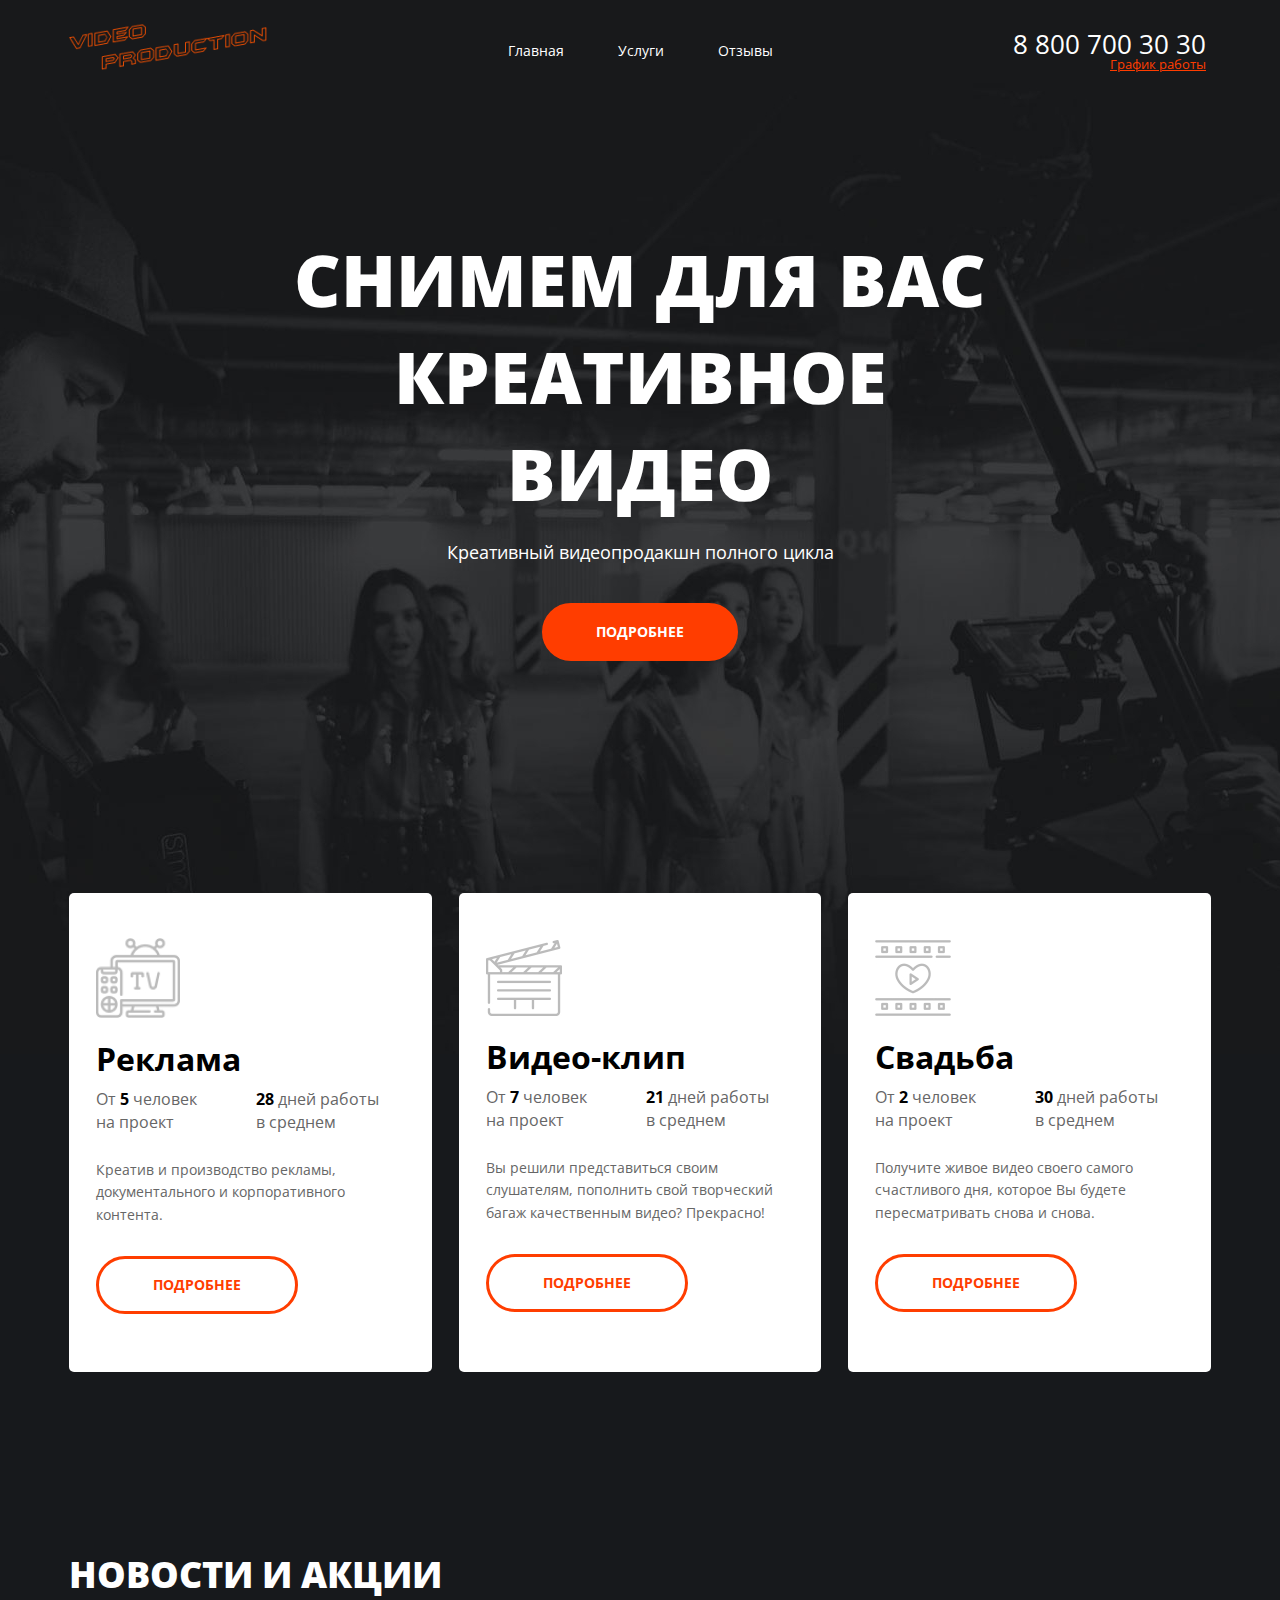
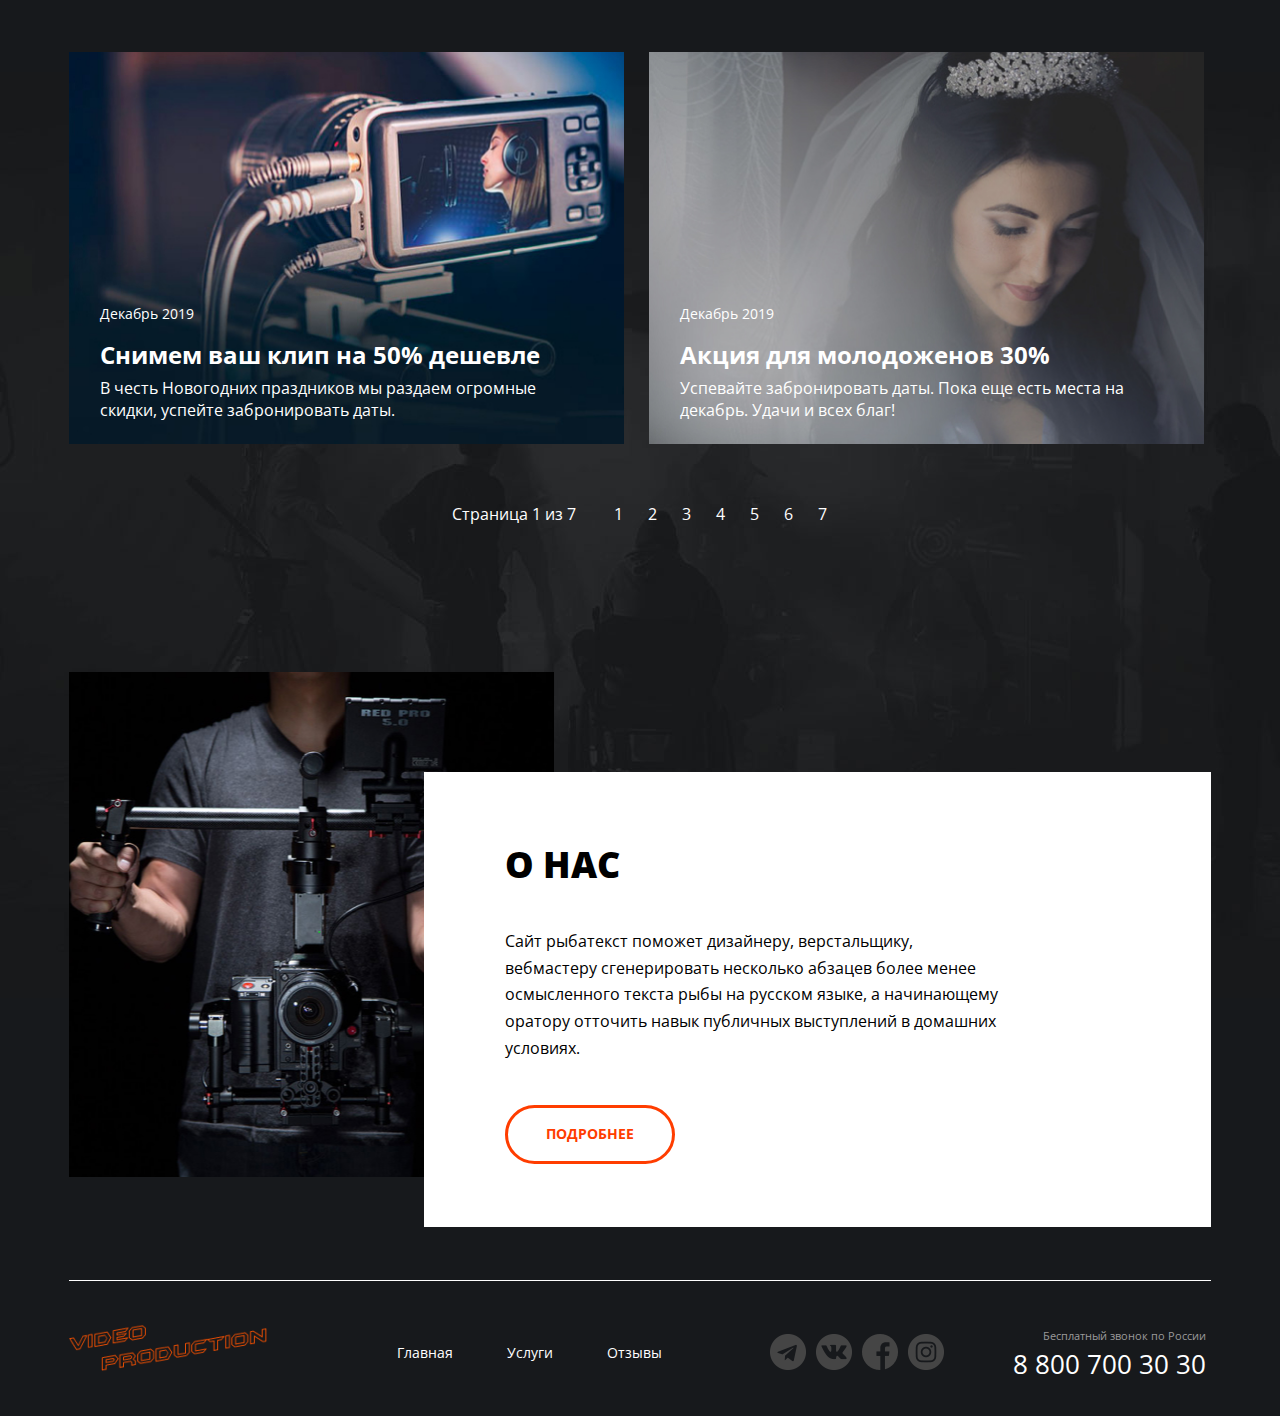
<file: index.html>
<!DOCTYPE html>
<html lang="ru">

<head>
    <meta charset="UTF-8">
    <meta http-equiv="X-UA-Compatible" content="IE=edge">
    <meta name="viewport" content="width=device-width, initial-scale=1.0">
    <link rel="stylesheet" href="main.css">

    <link rel="preconnect" href="https://fonts.googleapis.com">
    <link rel="preconnect" href="https://fonts.gstatic.com" crossorigin>
    <link href="https://fonts.googleapis.com/css2?family=Open+Sans:wght@400;600;700;800&display=swap" rel="stylesheet">

    <title>Video Production</title>
</head>

<body>
    <div class="wrapper">
        <div class="background">
            <div class="container">
                <header class="header">
                    <div class="header__col">
                        <div class="logo">
                            <a href="#" class="logo__link">
                                <img src="img/logo/logo.png" alt="Logo" class="logo__img">
                            </a>
                        </div><!--LOGO-->
                        <nav class="menu">
                            <ul class="menu__list">
                                <li class="menu__item">
                                    <a href="#" class="menu__link">Главная</a>
                                </li>
                                <li class="menu__item">
                                    <a href="services.html" class="menu__link">Услуги</a>
                                </li>
                                <li class="menu__item">
                                    <a href="reviews.html" class="menu__link">Отзывы</a>
                                </li>
                            </ul>
                        </nav><!--MENU-->
                    </div>
                    <div class="header__col">
                        <address class="contacts">
                            <a href="tel:+78007003030" class="contacts__num">8 800 700 30 30</a>
                            <div class="dropdown">
                                <a href="#" class="contacts__graph">График работы</a>
                                <div class="dropdown__menu">
                                    <ul class="dropdown__list">
                                        <li class="dropdown__item">пн-вс: 09:00 - 20:00</li>
                                        <li class="dropdown__item">Обед: 14:00-14:30</li>
                                    </ul>
                                </div>
                            </div>
                        </address>
                    </div>
                </header><!-- HEADER-->


                <main class="main">
                    <section class="preview">
                        <div class="preview__content">
                            <h1 class="preview__title">Снимем для вас креативное видео</h1>
                            <p class="preview__text">Креативный видеопродакшн полного цикла</p>
                            <div class="preview__button">
                                <button class="button">Подробнее</button>
                            </div>
                        </div>
                    </section><!--PREVIEW-->
                    <section class="services">
                        <ul class="services__list">
                            <li class="services__item">
                                <div>
                                    <div class="services__icon">
                                        <img src="img/services/tv.jpg" alt="Реклама" class="services__img">
                                    </div>
                                    <div class="services__subtitle">Реклама</div>
                                </div>
                                <div class="services__info">
                                    <div class="services__info-item">От <span class="services__info-text">5</span>
                                        человек
                                        на проект</div>
                                    <div class="services__info-item"><span class="services__info-text">28</span> дней
                                        работы
                                        в среднем</div>
                                </div>
                                <div class="services__text">Креатив и производство рекламы, документального и
                                    корпоративного
                                    контента.</div>
                                <div class="services__button">
                                    <button class="button">Подробнее</button>
                                </div>
                            </li>
                            <li class="services__item">
                                <div>
                                    <div class="services__icon">
                                        <img src="img/services/clapper.jpg" alt="Видео-клип" class="services__img">
                                    </div>
                                    <div class="services__subtitle">Видео-клип</div>
                                </div>
                                <div class="services__info">
                                    <div class="services__info-item">От <span class="services__info-text">7</span>
                                        человек
                                        на проект</div>
                                    <div class="services__info-item"><span class="services__info-text">21</span> дней
                                        работы
                                        в среднем</div>
                                </div>
                                <div class="services__text">Вы решили представиться своим слушателям, пополнить свой
                                    творческий багаж качественным видео? Прекрасно! </div>
                                <div class="services__button">
                                    <button class="button">Подробнее</button>
                                </div>
                            </li>
                            <li class="services__item">
                                <div>
                                    <div class="services__icon">
                                        <img src="img/services/film.jpg" alt="Свадьба" class="services__img">
                                    </div>
                                    <div class="services__subtitle">Свадьба</div>
                                </div>
                                <div class="services__info">
                                    <div class="services__info-item">От <span class="services__info-text">2</span>
                                        человек
                                        на проект</div>
                                    <div class="services__info-item"><span class="services__info-text">30</span> дней
                                        работы
                                        в среднем</div>
                                </div>
                                <div class="services__text">Получите живое видео своего самого счастливого дня, которое
                                    Вы
                                    будете пересматривать снова и снова.</div>
                                <div class="services__button">
                                    <button class="button">Подробнее</button>
                                </div>
                            </li>
                        </ul>
                    </section><!--SERVICES-->

                    <section class="news-section">
                        <h2 class="news__title">Новости и акции</h2>
                        <section class="news">
                            <ul class="news__list">
                                <li class="news__item single-news">
                                    <img class="single-news__cover" src="./img/news-actions/camera.jpg" alt="camera">
                                    <div class="single-news__content">
                                        <div class="single-news__date">Декабрь 2019</div>
                                        <div class="single-news__title">Снимем ваш клип на 50% дешевле</div>
                                        <div class="single-news__desc">В честь Новогодних праздников мы раздаем огромные
                                            скидки, успейте забронировать даты. </div>
                                    </div>
                                </li>
                                <li class="news__item single-news">
                                    <img class="single-news__cover" src="./img/news-actions/wedding.jpg" alt="camera">
                                    <div class="single-news__content">
                                        <div class="single-news__date">Декабрь 2019</div>
                                        <div class="single-news__title">Акция для молодоженов 30%</div>
                                        <div class="single-news__desc">Успевайте забронировать даты. 
                                            Пока еще есть места на декабрь. Удачи и всех благ!</div>
                                    </div>
                                </li>
                            </ul>
                        </section>
                        <div class="paginator">
                            <div class="paginator__text">Страница 1 из 7</div>
                            <ul class="paginator__list">
                                <li class="paginator__item">
                                    <a href="#" class="paginator__link">1</a>
                                </li>
                                <li class="paginator__item">
                                    <a href="#" class="paginator__link">2</a>
                                </li>
                                <li class="paginator__item">
                                    <a href="#" class="paginator__link">3</a>
                                </li>
                                <li class="paginator__item">
                                    <a href="#" class="paginator__link">4</a>
                                </li>
                                <li class="paginator__item">
                                    <a href="#" class="paginator__link">5</a>
                                </li>
                                <li class="paginator__item">
                                    <a href="#" class="paginator__link">6</a>
                                </li>
                                <li class="paginator__item">
                                    <a href="#" class="paginator__link">7</a>
                                </li>
                            </ul>
                        </div><!--PAGINATOR-->
                    </section><!--NEWS-->

                    <section>
                        <div class="about">
                            <div class="about__content">
                                <h2 class="about__title">О нас</h2>
                                <div class="about__content-text">
                                    <p>Сайт рыбатекст поможет дизайнеру,
                                        верстальщику, вебмастеру сгенерировать
                                        несколько абзацев более менее осмысленного
                                        текста рыбы на русском языке, а начинающему
                                        оратору отточить навык публичных выступлений
                                        в домашних условиях.
                                    </p>
                                </div>
                                <div class="about__button">
                                    <button class="button">Подробнее</button>
                                </div>
                            </div>
                        </div>
                    </section><!--ABOUT-->
                </main>

                <footer class="footer">
                    <div class="footer__col">
                        <div class="logo">
                            <a href="#" class="logo__link">
                                <img src="img/logo/logo.png" alt="Logo" class="logo__img">
                            </a>
                        </div><!--LOGO-->

                        <nav class="menu menu--footer">
                            <ul class="menu__list">
                                <li class="menu__item">
                                    <a href="index.html" class="menu__link">Главная</a>
                                </li>
                                <li class="menu__item">
                                    <a href="services.html" class="menu__link">Услуги</a>
                                </li>
                                <li class="menu__item">
                                    <a href="reviews.html" class="menu__link">Отзывы</a>
                                </li>
                            </ul>
                        </nav><!--MENU-->
                    </div>

                    <div class="footer__col footer__col--right">
                        <div class="social">
                            <ul class="social__list">
                                <li class="social__item">
                                    <a href="#" class="social__link">
                                        <div class="social__icon icon-tel"></div>
                                    </a>
                                </li>
                                <li class="social__item">
                                    <a href="#" class="social__link">
                                        <div class="social__icon icon-vk"></div>
                                    </a>
                                </li>
                                <li class="social__item">
                                    <a href="#" class="social__link">
                                        <div class="social__icon icon-fbook"></div>
                                    </a>
                                </li>
                                <li class="social__item">
                                    <a href="#" class="social__link">
                                        <div class="social__icon icon-inst"></div>
                                    </a>
                                </li>
                            </ul>
                        </div>
                    </div>
                    <address class="contacts">
                        <div class="contacts__text">Бесплатный звонок по России</div>
                        <a href="tel:+78007003030" class="contacts__num">8 800 700 30 30</a>
                    </address>
                </footer>
            </div>
        </div>
</body>

</html>
</file>
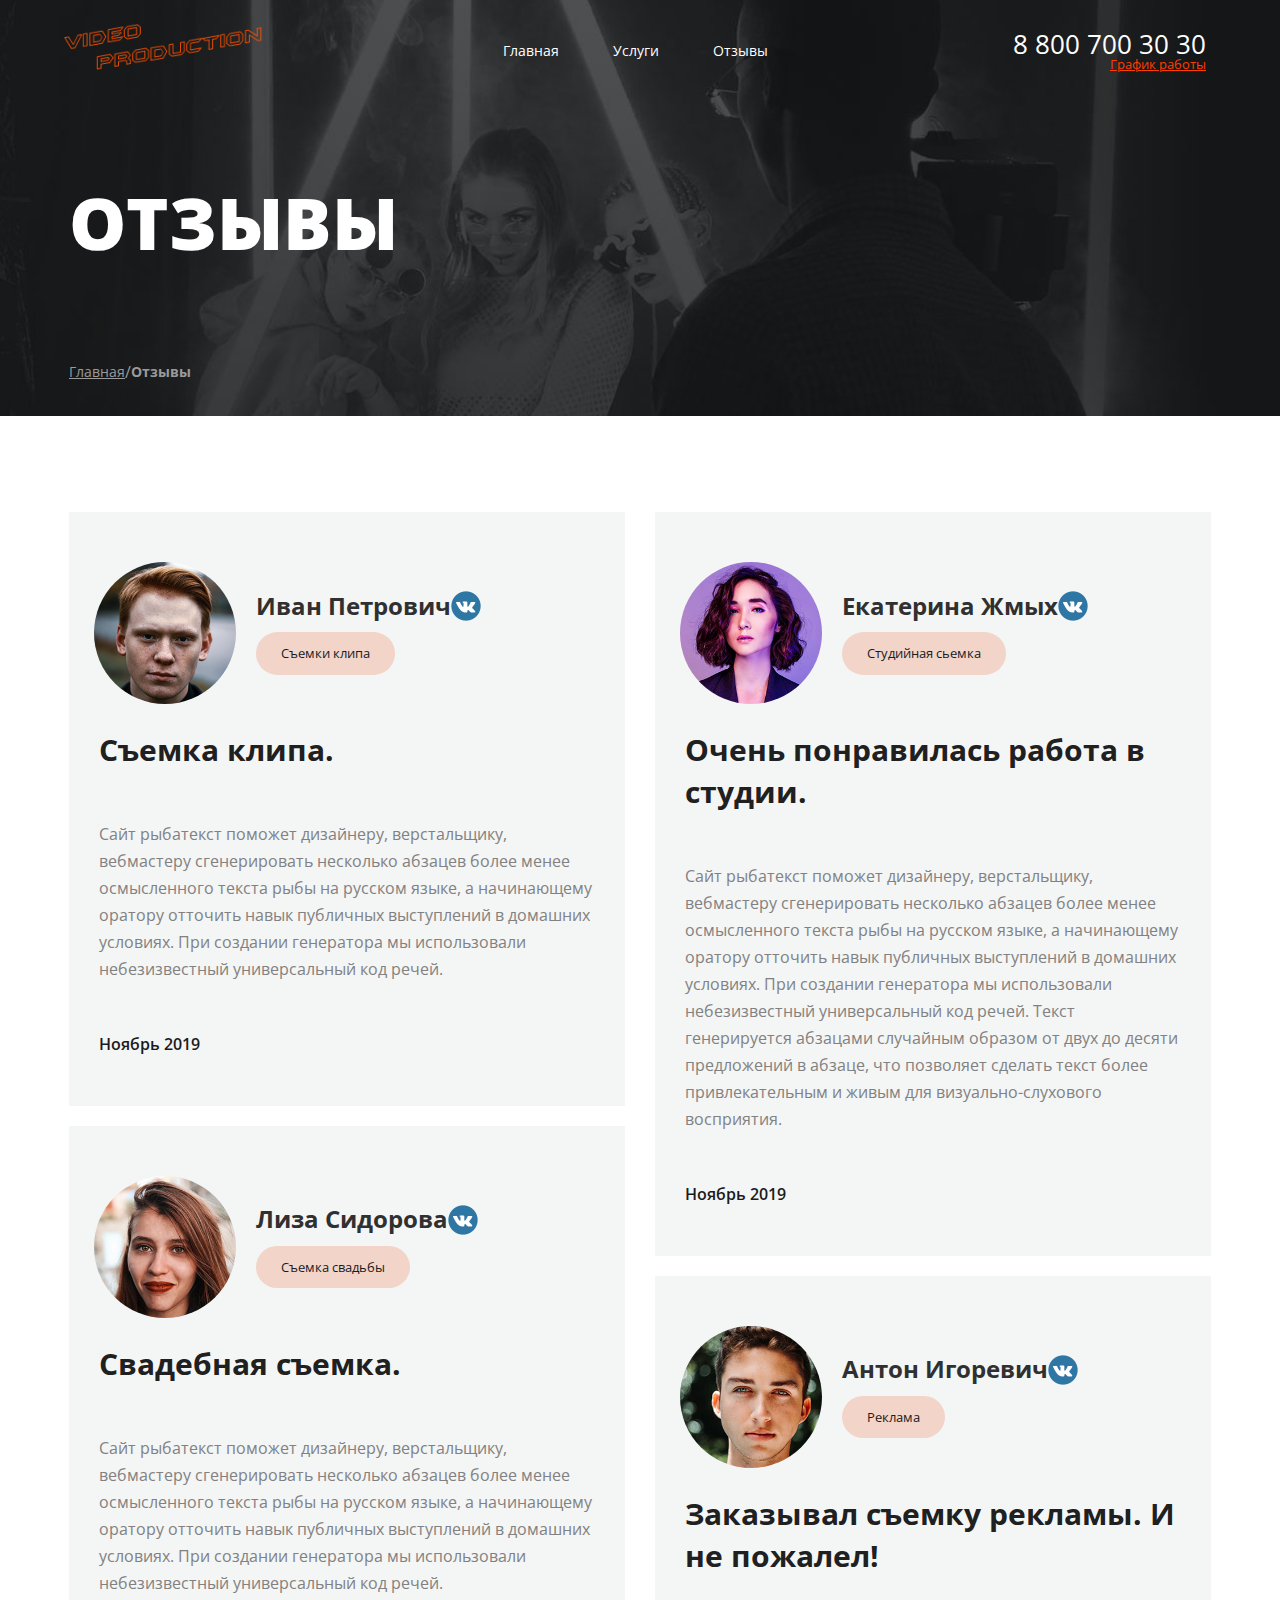
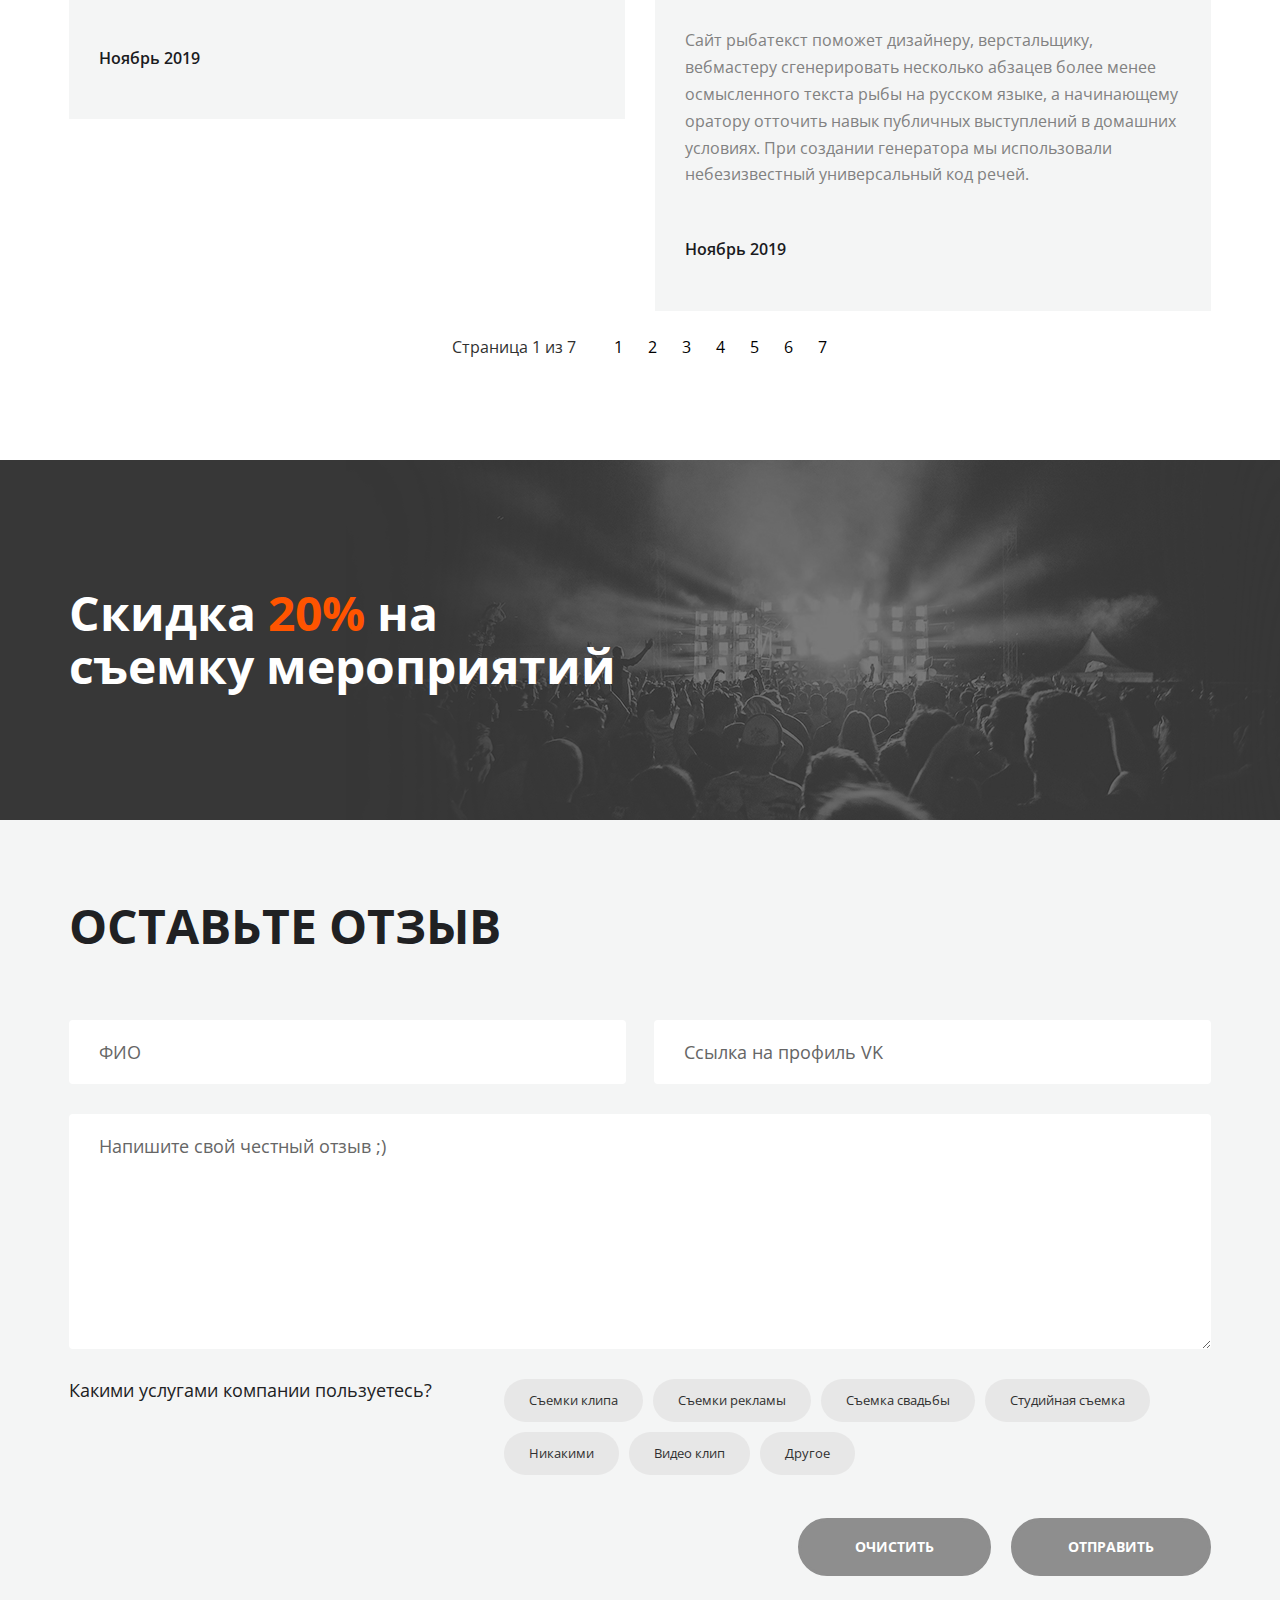
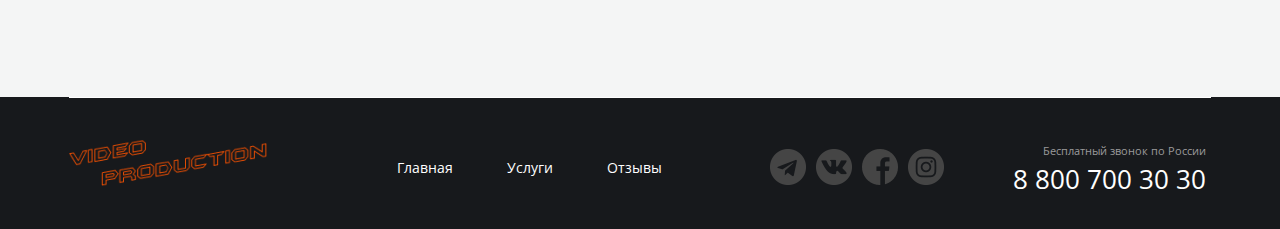
<file: reviews.html>
<!DOCTYPE html>
<html lang="ru">

<head>
    <meta charset="UTF-8">
    <meta http-equiv="X-UA-Compatible" content="IE=edge">
    <meta name="viewport" content="width=device-width, initial-scale=1.0">

    <link rel="stylesheet" href="main.css">
    <link rel="stylesheet" href="./layout/review.css">


    <link rel="stylesheet" href="./blocks/services-page.css" <link rel="preconnect" href="https://fonts.googleapis.com">
    <link rel="preconnect" href="https://fonts.gstatic.com" crossorigin>
    <link href="https://fonts.googleapis.com/css2?family=Open+Sans:wght@400;600;700;800&display=swap" rel="stylesheet">

    <title>Отзывы</title>
</head>

<body>
    <div class="wrapper">
        <section class="top-line">
            <div class="container top-line__container">
                <header class="header">
                    <div class="header__col">
                        <div class="logo">
                            <a href="#" class="logo__link">
                                <img src="img/logo/logo.png" alt="Logo" class="logo__img">
                            </a>
                        </div><!--LOGO-->
                        <nav class="menu">
                            <ul class="menu__list">
                                <li class="menu__item">
                                    <a href="index.html" class="menu__link">Главная</a>
                                </li>
                                <li class="menu__item">
                                    <a href="services.html" class="menu__link">Услуги</a>
                                </li>
                                <li class="menu__item">
                                    <a href="reviews.html" class="menu__link">Отзывы</a>
                                </li>
                            </ul>
                        </nav><!--MENU-->
                    </div>
                    <div class="header__col">
                        <address class="contacts">
                            <a href="tel:+78007003030" class="contacts__num">8 800 700 30 30</a>
                            <div class="dropdown">
                                <a href="#" class="contacts__graph">График работы</a>
                                <div class="dropdown__menu">
                                    <ul class="dropdown__list">
                                        <li class="dropdown__item">пн-вс: 09:00 - 20:00</li>
                                        <li class="dropdown__item">Обед: 14:00-14:30</li>
                                    </ul>
                                </div>
                            </div>
                        </address>
                    </div>
                </header><!-- HEADER-->
                <h1 class="page-title">Отзывы</h1>
                <nav class="breadcrumbs">
                    <ul class="breadcrumbs__list">
                        <li class="breadcrumbs__item">
                            <a href="index.html" class="breadcrumbs__link">Главная</a>
                        </li>
                        <li class="breadcrumbs__item breadcrumbs__item--active">
                            <a href="index.html" class="breadcrumbs__link">Отзывы</a>
                        </li>
                    </ul>

                </nav>

            </div>
        </section>


        <main class="page-content">
            <div class="container">
                <ul class="reviews">
                    <li class="reviews__item">
                        <div class="review__header">
                            <div class="review__photo">
                                <div class="avatar">
                                    <img src="img/reviews/divico.png" alt="user">
                                </div>
                            </div>
                            <div class="review__user-data">
                                <a href="#" class="review__user">Иван Петрович</a>
                                <ul class="review__tags">
                                    <li class="review__tag-item tag tag--active">Съемки клипа</li>
                                </ul>

                            </div>
                        </div>
                        <div class="review__content">
                            <h3 class="review__title">Съемка клипа.</h3>
                            <div class="review__content-text">
                                <p>Сайт рыбатекст поможет дизайнеру, верстальщику, вебмастеру
                                    сгенерировать несколько абзацев более менее осмысленного текста
                                    рыбы на русском языке, а начинающему оратору отточить навык публичных
                                    выступлений в домашних условиях. При создании генератора мы использовали
                                    небезизвестный универсальный код речей.
                                </p>
                            </div>
                            <time class="review__date">Ноябрь 2019</time>
                        </div>
                    </li>
                    <li class="reviews__item">
                        <div class="review__header">
                            <div class="review__photo">
                                <div class="avatar">
                                    <img src="img/reviews/liza.png" alt="user">
                                </div>
                            </div>
                            <div class="review__user-data">
                                <a href="#" class="review__user">Лиза Сидорова</a>
                                <ul class="review__tags">
                                    <li class="review__tag-item tag tag--active">Съемка свадьбы</li>
                                </ul>

                            </div>
                        </div>
                        <div class="review__content">
                            <h3 class="review__title">Свадебная съемка.</h3>
                            <div class="review__content-text">
                                <p>Сайт рыбатекст поможет дизайнеру, верстальщику,
                                    вебмастеру сгенерировать несколько абзацев более
                                    менее осмысленного текста рыбы на русском языке,
                                    а начинающему оратору отточить навык публичных
                                    выступлений в домашних условиях. При создании
                                    генератора мы использовали небезизвестный универсальный
                                    код речей.
                                </p>
                            </div>
                            <time class="review__date">Ноябрь 2019</time>
                        </div>
                    </li>
                    <li class="reviews__item">
                        <div class="review__header">
                            <div class="review__photo">
                                <div class="avatar">
                                    <img src="img/reviews/kate.png" alt="user">
                                </div>
                            </div>
                            <div class="review__user-data">
                                <a href="#" class="review__user">Екатерина Жмых</a>
                                <ul class="review__tags">
                                    <li class="review__tag-item tag tag--active">Студийная сьемка</li>
                                </ul>

                            </div>
                        </div>
                        <div class="review__content">
                            <h3 class="review__title">Очень понравилась работа
                                в студии.</h3>
                            <div class="review__content-text">
                                <p>Сайт рыбатекст поможет дизайнеру, верстальщику, вебмастеру
                                    сгенерировать несколько абзацев более менее осмысленного
                                    текста рыбы на русском языке, а начинающему оратору отточить
                                    навык публичных выступлений в домашних условиях. При создании
                                    генератора мы использовали небезизвестный универсальный код речей.
                                    Текст генерируется абзацами случайным образом от двух до десяти предложений в
                                    абзаце,
                                    что позволяет сделать текст более привлекательным и живым для визуально-слухового
                                    восприятия.
                                </p>
                            </div>
                            <time class="review__date">Ноябрь 2019</time>
                        </div>
                    </li>
                    <li class="reviews__item">
                        <div class="review__header">
                            <div class="review__photo">
                                <div class="avatar">
                                    <img src="img/reviews/anton.png" alt="user">
                                </div>
                            </div>
                            <div class="review__user-data">
                                <a href="#" class="review__user">Антон Игоревич</a>
                                <ul class="review__tags">
                                    <li class="review__tag-item tag tag--active">Реклама</li>
                                </ul>

                            </div>
                        </div>
                        <div class="review__content">
                            <h3 class="review__title">Заказывал съемку рекламы.
                                И не пожалел!</h3>
                            <div class="review__content-text">
                                <p>Сайт рыбатекст поможет дизайнеру, верстальщику,
                                    вебмастеру сгенерировать несколько абзацев более
                                    менее осмысленного текста рыбы на русском языке,
                                    а начинающему оратору отточить навык публичных
                                    выступлений в домашних условиях. При создании
                                    генератора мы использовали небезизвестный универсальный
                                    код речей.
                                </p>
                            </div>
                            <time class="review__date">Ноябрь 2019</time>
                        </div>
                    </li>
                </ul>



                <div class="paginator paginator--light">
                    <div class="paginator__text">Страница 1 из 7</div>
                    <ul class="paginator__list">
                        <li class="paginator__item">
                            <a href="#" class="paginator__link">1</a>
                        </li>
                        <li class="paginator__item">
                            <a href="#" class="paginator__link">2</a>
                        </li>
                        <li class="paginator__item">
                            <a href="#" class="paginator__link">3</a>
                        </li>
                        <li class="paginator__item">
                            <a href="#" class="paginator__link">4</a>
                        </li>
                        <li class="paginator__item">
                            <a href="#" class="paginator__link">5</a>
                        </li>
                        <li class="paginator__item">
                            <a href="#" class="paginator__link">6</a>
                        </li>
                        <li class="paginator__item">
                            <a href="#" class="paginator__link">7</a>
                        </li>
                    </ul>
                </div><!--PAGINATOR-->
            </div>
        </main><!--PAGE-CONTENT-->

        <section class="separator">
            <div class="container">
                <div class="separator__content">
                    <h2 class="separator__title">Скидка <span class="separator__title-percent">20%</span> на съемку мероприятий</h2>
                </div>
            </div>
        </section><!--SEPARATOR-->

        <section class="inner-section inner-section--bg--grey">
            <div class="container">
                <h2 class="inner-section__title">Оставьте отзыв</h2>
                <form class="form">
                    <div class="form__row">
                        <input type="text" placeholder="ФИО" class="form__input">
                        <input type="text" placeholder="Ссылка на профиль VK" class="form__input">
                    </div>
                    <div class="form__row">
                        <textarea class="form__input form__input--textarea" placeholder="Напишите свой честный отзыв ;)" name="" id="" cols="30" rows="10"></textarea>
                    </div>
                    <div class="form__controls">
                        <div class="form__controls-title">Какими услугами компании пользуетесь?</div>
                        <ul class="controls">
                            <li class="controls__item">
                                <label class="contols__elem">
                                    <input type="checkbox" class="controls__checkbox">
                                    <div class="tag controls__tag">Съемки клипа</div>
                                </label>
                            </li>
                            <li class="controls__item">
                                <label class="contols__elem">
                                    <input type="checkbox" class="controls__checkbox">
                                    <div class="tag controls__tag">Съемки рекламы</div>
                                </label>
                            </li>
                            <li class="controls__item">
                                <label class="contols__elem">
                                    <input type="checkbox" class="controls__checkbox">
                                    <div class="tag controls__tag">Съемка свадьбы</div>
                                </label>
                            </li>
                            <li class="controls__item">
                                <label class="contols__elem">
                                    <input type="checkbox" class="controls__checkbox">
                                    <div class="tag controls__tag">Студийная съемка</div>
                                </label>
                            </li>
                            <li class="controls__item">
                                <label class="contols__elem">
                                    <input type="checkbox" class="controls__checkbox">
                                    <div class="tag controls__tag">Никакими</div>
                                </label>
                            </li>
                            <li class="controls__item">
                                <label class="contols__elem">
                                    <input type="checkbox" class="controls__checkbox">
                                    <div class="tag controls__tag">Видео клип</div>
                                </label>
                            </li>
                            <li class="controls__item">
                                <label class="contols__elem">
                                    <input type="checkbox" class="controls__checkbox">
                                    <div class="tag controls__tag">Другое</div>
                                </label>
                            </li>
                        </ul>
                    </div>
                    <div class="form__buttons">
                        <button type="reset"  class="button form__button button--color--gray">Очистить</button>
                        <button type="submit" class="button form__button button--color--gray">Отправить</button>
                    </div>
                </form>
            </div>

        </section>
        <footer class="inner-footer">
            <div class="container">
                <footer class="footer">
                    <div class="footer__col">
                        <div class="logo">
                            <a href="#" class="logo__link">
                                <img src="img/logo/logo.png" alt="Logo" class="logo__img">
                            </a>
                        </div><!--LOGO-->

                        <nav class="menu menu--footer">
                            <ul class="menu__list">
                                <li class="menu__item">
                                    <a href="index.html" class="menu__link">Главная</a>
                                </li>
                                <li class="menu__item">
                                    <a href="services.html" class="menu__link">Услуги</a>
                                </li>
                                <li class="menu__item">
                                    <a href="reviews.html" class="menu__link">Отзывы</a>
                                </li>
                            </ul>
                        </nav><!--MENU-->
                    </div>

                    <div class="footer__col footer__col--right">
                        <div class="social">
                            <ul class="social__list">
                                <li class="social__item">
                                    <a href="#" class="social__link">
                                        <div class="social__icon icon-tel"></div>
                                    </a>
                                </li>
                                <li class="social__item">
                                    <a href="#" class="social__link">
                                        <div class="social__icon icon-vk"></div>
                                    </a>
                                </li>
                                <li class="social__item">
                                    <a href="#" class="social__link">
                                        <div class="social__icon icon-fbook"></div>
                                    </a>
                                </li>
                                <li class="social__item">
                                    <a href="#" class="social__link">
                                        <div class="social__icon icon-inst"></div>
                                    </a>
                                </li>
                            </ul>
                        </div>
                    </div>
                    <address class="contacts">
                        <div class="contacts__text">Бесплатный звонок по России</div>
                        <a href="tel:+78007003030" class="contacts__num">8 800 700 30 30</a>
                    </address>
                </footer>
            </div>
        </footer>
    </div>

</body>

</html>
</file>
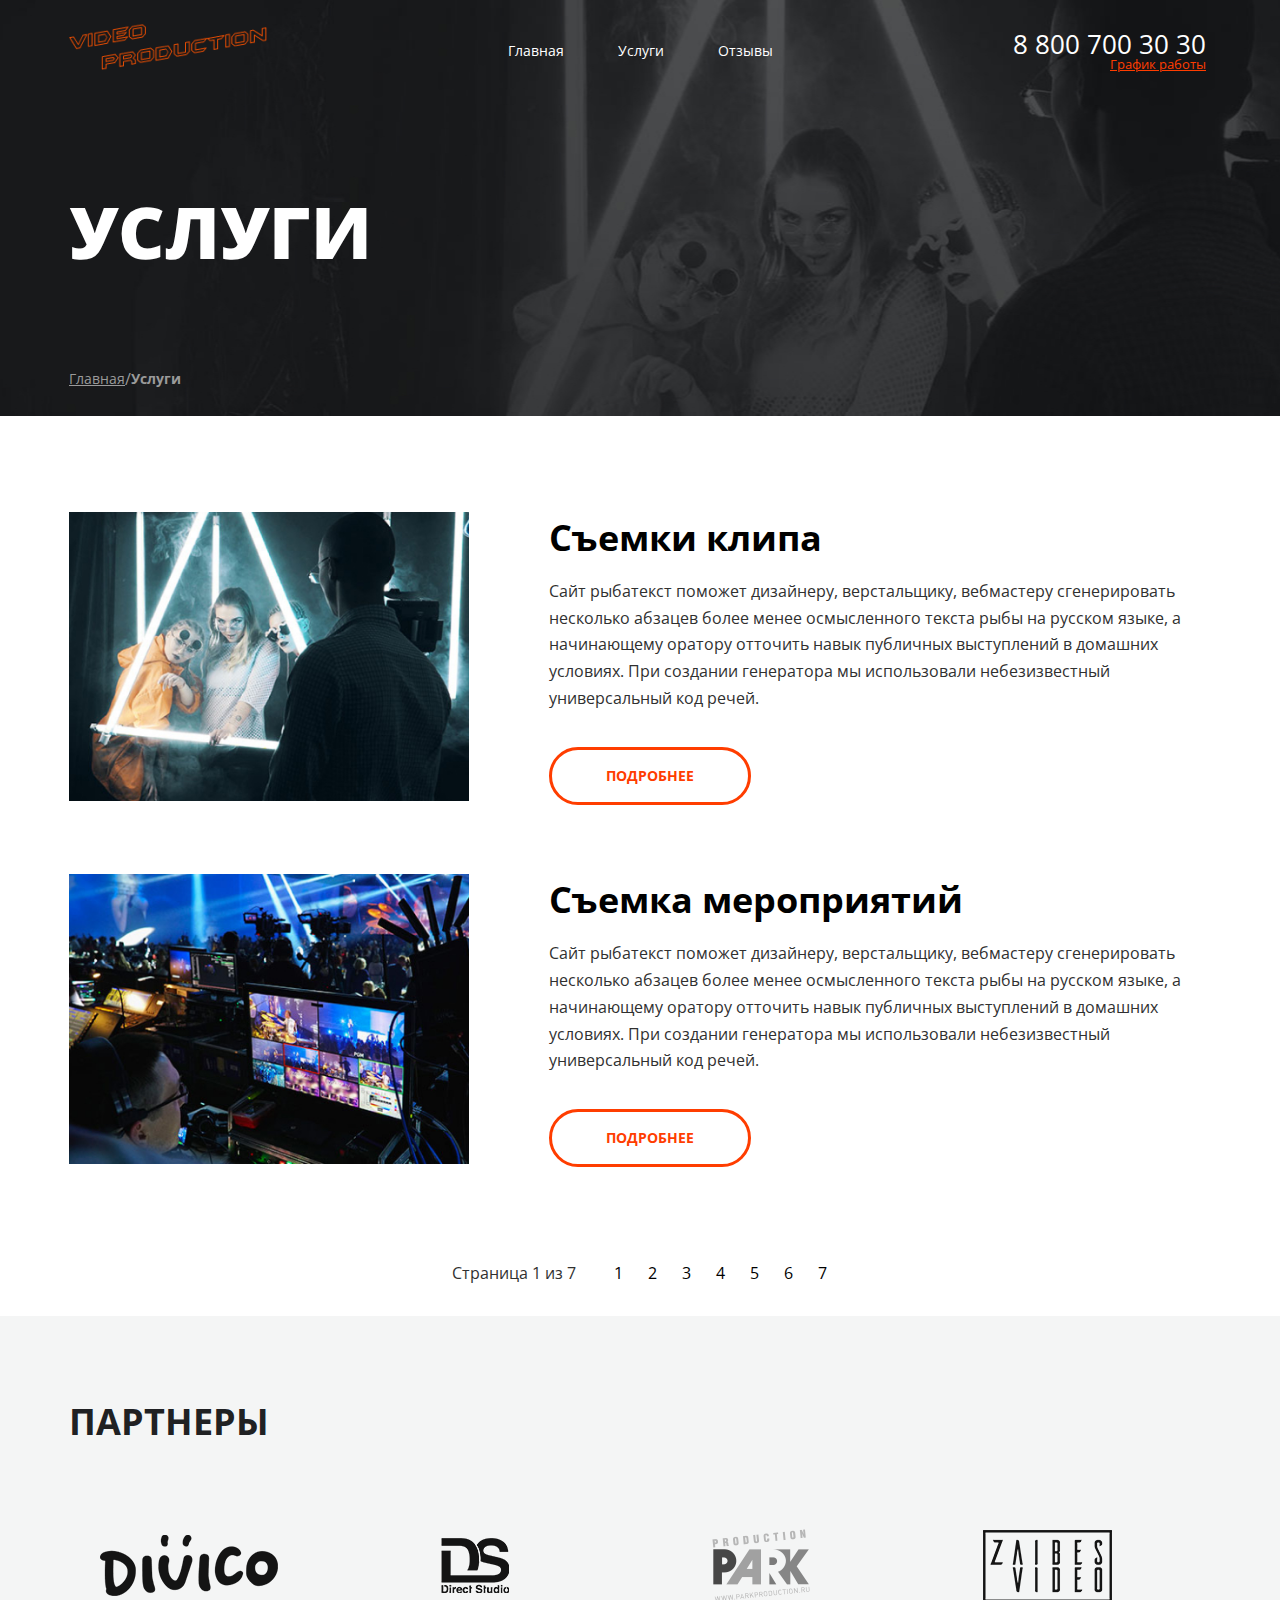
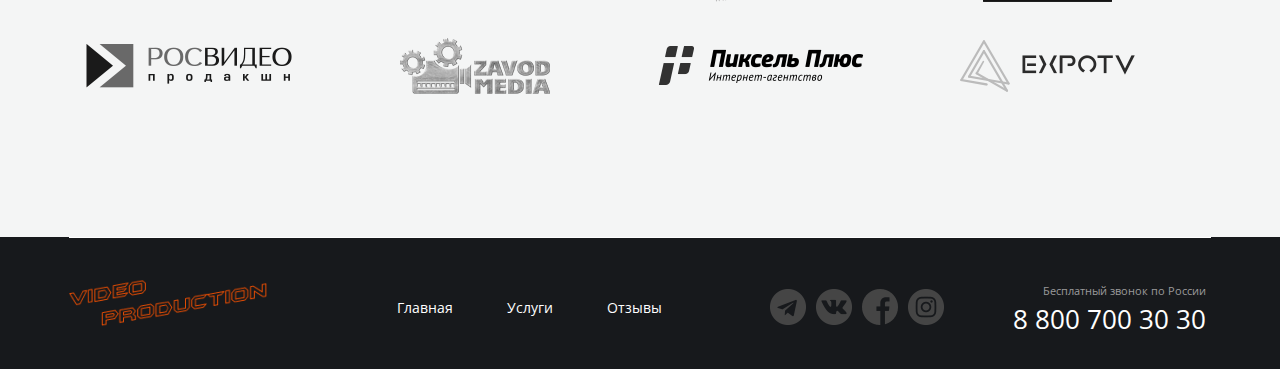
<file: services.html>
<!DOCTYPE html>
<html lang="ru">

<head>
    <meta charset="UTF-8">
    <meta http-equiv="X-UA-Compatible" content="IE=edge">
    <meta name="viewport" content="width=device-width, initial-scale=1.0">
    <link rel="stylesheet" href="main.css">
    <link rel="stylesheet" href="./layout/services.css">

    <link rel="preconnect" href="https://fonts.googleapis.com">
    <link rel="preconnect" href="https://fonts.gstatic.com" crossorigin>
    <link href="https://fonts.googleapis.com/css2?family=Open+Sans:wght@400;600;700;800&display=swap" rel="stylesheet">

    <title>Услуги</title>
</head>

<body>
    <div class="wrapper">
        <section class="top-line">
            <div class="container top-line__container">
                <header class="header">
                    <div class="header__col">
                        <div class="logo">
                            <a href="#" class="logo__link">
                                <img src="img/logo/logo.png" alt="Logo" class="logo__img">
                            </a>
                        </div><!--LOGO-->
                        <nav class="menu">
                            <ul class="menu__list">
                                <li class="menu__item">
                                    <a href="index.html" class="menu__link">Главная</a>
                                </li>
                                <li class="menu__item">
                                    <a href="services.html" class="menu__link">Услуги</a>
                                </li>
                                <li class="menu__item">
                                    <a href="reviews.html" class="menu__link">Отзывы</a>
                                </li>
                            </ul>
                        </nav><!--MENU-->
                    </div>
                    <div class="header__col">
                        <address class="contacts">
                            <a href="tel:+78007003030" class="contacts__num">8 800 700 30 30</a>
                            <div class="dropdown">
                                <a href="#" class="contacts__graph">График работы</a>
                                <div class="dropdown__menu">
                                    <ul class="dropdown__list">
                                        <li class="dropdown__item">пн-вс: 09:00 - 20:00</li>
                                        <li class="dropdown__item">Обед: 14:00-14:30</li>
                                    </ul>
                                </div>
                            </div>
                        </address>
                    </div>
                </header><!-- HEADER-->
                <h1 class="page-title">Услуги</h1>
                <nav class="breadcrumbs">
                    <ul class="breadcrumbs__list">
                        <li class="breadcrumbs__item">
                            <a href="index.html" class="breadcrumbs__link">Главная</a>
                        </li>
                        <li class="breadcrumbs__item breadcrumbs__item--active">
                            <a href="index.html" class="breadcrumbs__link">Услуги</a>
                        </li>
                    </ul>
                </nav>

            </div>
        </section>
        <main class="page-content">
            <div class="container">
                <ul class="services services-margin">
                    <li class="service__item service">
                        <div class="service__img">
                            <img src="img/services/services-girls.jpg" alt="" class="service-img-elem">
                        </div>
                        <div class="service__content">
                            <h2 class="service__title">Съемки клипа</h2>
                            <div class="service__desc">
                                <p>
                                    Сайт рыбатекст поможет дизайнеру, верстальщику,
                                    вебмастеру сгенерировать несколько абзацев более менее
                                    осмысленного текста рыбы на русском языке, а
                                    начинающему оратору отточить навык публичных
                                    выступлений в домашних условиях. При создании генератора
                                    мы использовали небезизвестный универсальный код речей.
                                </p>
                            </div>
                            <div class="services__button">
                                <button class="button">Подробнее</button>
                            </div>
                        </div>
                    </li>
                    <li class="service__item service">
                        <div class="service__img">
                            <img src="img/services/services-engineer.jpg" alt="" class="service-img-elem">
                        </div>
                        <div class="service__content">
                            <h2 class="service__title">Съемка мероприятий</h2>
                            <div class="service__desc">
                                <p>
                                    Сайт рыбатекст поможет дизайнеру, верстальщику,
                                    вебмастеру сгенерировать несколько абзацев более менее
                                    осмысленного текста рыбы на русском языке, а
                                    начинающему оратору отточить навык публичных
                                    выступлений в домашних условиях. При создании генератора
                                    мы использовали небезизвестный универсальный код речей.
                                </p>
                            </div>
                            <div class="services__button">
                                <button class="button">Подробнее</button>
                            </div>
                        </div>
                    </li>
                </ul>
                <div class="paginator paginator--light">
                    <div class="paginator__text">Страница 1 из 7</div>
                    <ul class="paginator__list">
                        <li class="paginator__item">
                            <a href="#" class="paginator__link">1</a>
                        </li>
                        <li class="paginator__item">
                            <a href="#" class="paginator__link">2</a>
                        </li>
                        <li class="paginator__item">
                            <a href="#" class="paginator__link">3</a>
                        </li>
                        <li class="paginator__item">
                            <a href="#" class="paginator__link">4</a>
                        </li>
                        <li class="paginator__item">
                            <a href="#" class="paginator__link">5</a>
                        </li>
                        <li class="paginator__item">
                            <a href="#" class="paginator__link">6</a>
                        </li>
                        <li class="paginator__item">
                            <a href="#" class="paginator__link">7</a>
                        </li>
                    </ul>
                </div><!--PAGINATOR-->
            </div>
        </main>

        <section class="inner-section inner-section--bg--grey">
            <div class="container">
                <h2 class="inner-section__title">Партнеры</h2>
                <ul class="partners">
                    <li class="partners__item">
                        <a href="#" class="partners__link">
                            <img src="img/partners/divico.png" alt="" class="partners__img">
                        </a>
                    </li>
                    <li class="partners__item">
                        <a href="#" class="partners__link">
                            <img src="img/partners/ds.png" alt="" class="partners__img">
                        </a>
                    </li>
                    <li class="partners__item">
                        <a href="#" class="partners__link">
                            <img src="img/partners/park.png" alt="" class="partners__img">
                        </a>
                    </li>
                    <li class="partners__item">
                        <a href="#" class="partners__link">
                            <img src="img/partners/zvibes.png" alt="" class="partners__img">
                        </a>
                    </li>
                    <li class="partners__item">
                        <a href="#" class="partners__link">
                            <img src="img/partners/rosvideo.png" alt="" class="partners__img">
                        </a>
                    </li>
                    <li class="partners__item">
                        <a href="#" class="partners__link">
                            <img src="img/partners/zavod.png" alt="" class="partners__img">
                        </a>
                    </li>
                    <li class="partners__item">
                        <a href="#" class="partners__link">
                            <img src="img/partners/pixel.png" alt="" class="partners__img">
                        </a>
                    </li>
                    <li class="partners__item">
                        <a href="#" class="partners__link">
                            <img src="img/partners/expotv.png" alt="" class="partners__img">
                        </a>
                    </li>
                </ul>
            </div>

        </section>
        <footer class="inner-footer">
            <div class="container">
                <footer class="footer">
                    <div class="footer__col">
                        <div class="logo">
                            <a href="#" class="logo__link">
                                <img src="img/logo/logo.png" alt="Logo" class="logo__img">
                            </a>
                        </div><!--LOGO-->

                        <nav class="menu menu--footer">
                            <ul class="menu__list">
                                <li class="menu__item">
                                    <a href="index.html" class="menu__link">Главная</a>
                                </li>
                                <li class="menu__item">
                                    <a href="services.html" class="menu__link">Услуги</a>
                                </li>
                                <li class="menu__item">
                                    <a href="reviews.html" class="menu__link">Отзывы</a>
                                </li>
                            </ul>
                        </nav><!--MENU-->
                    </div>

                    <div class="footer__col footer__col--right">
                        <div class="social">
                            <ul class="social__list">
                                <li class="social__item">
                                    <a href="#" class="social__link">
                                        <div class="social__icon icon-tel"></div>
                                    </a>
                                </li>
                                <li class="social__item">
                                    <a href="#" class="social__link">
                                        <div class="social__icon icon-vk"></div>
                                    </a>
                                </li>
                                <li class="social__item">
                                    <a href="#" class="social__link">
                                        <div class="social__icon icon-fbook"></div>
                                    </a>
                                </li>
                                <li class="social__item">
                                    <a href="#" class="social__link">
                                        <div class="social__icon icon-inst"></div>
                                    </a>
                                </li>
                            </ul>
                        </div>
                    </div>
                    <address class="contacts">
                        <div class="contacts__text">Бесплатный звонок по России</div>
                        <a href="tel:+78007003030" class="contacts__num">8 800 700 30 30</a>
                    </address>
                </footer>
            </div>
        </footer>
    </div>

</body>

</html>
</file>
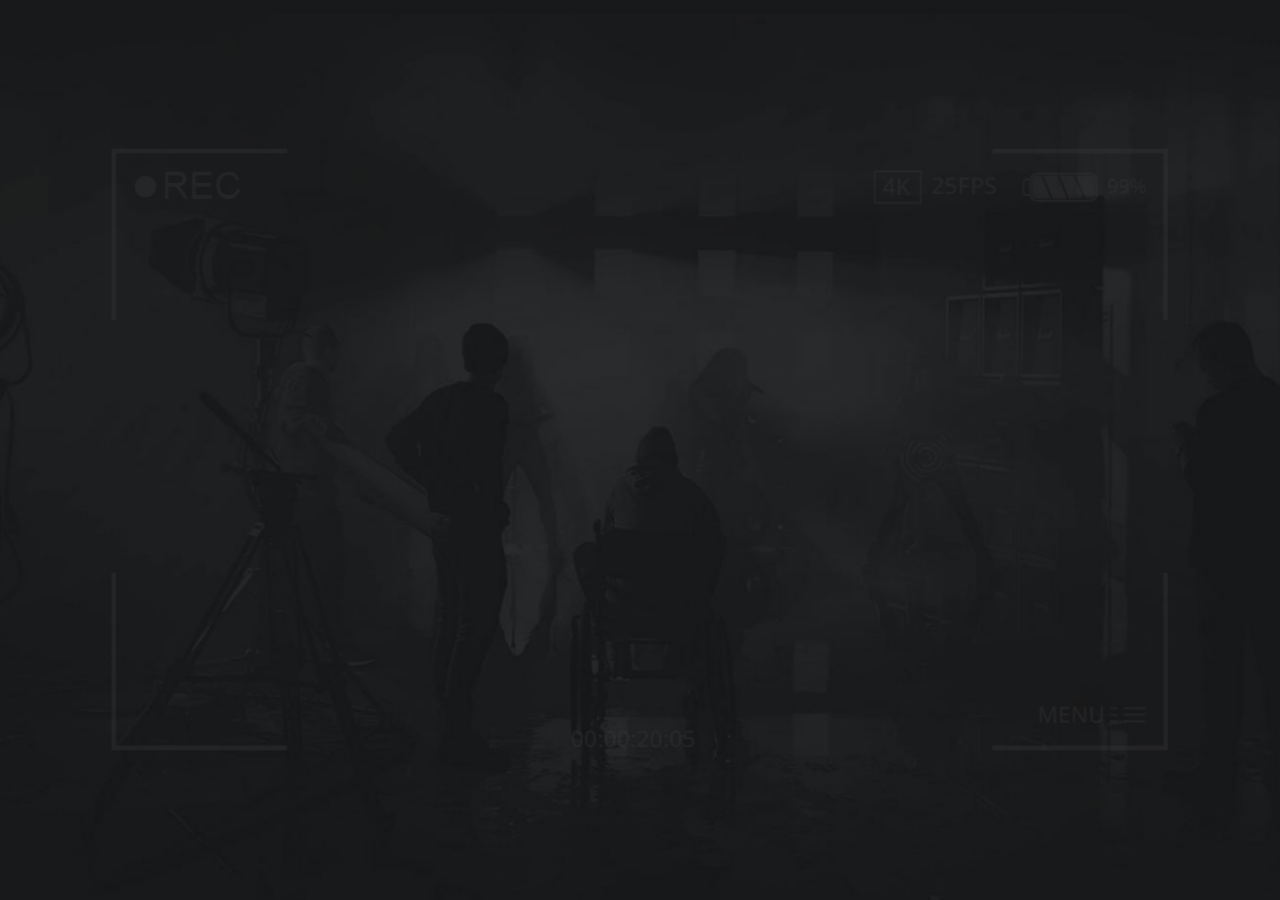
<file: welcome.html>
<!DOCTYPE html>
<html lang="en">
<head>
    <meta charset="UTF-8">
    <meta http-equiv="X-UA-Compatible" content="IE=edge">
    <meta name="viewport" content="width=device-width, initial-scale=1.0">
    <link rel="stylesheet" href="main.css">

    <link rel="preconnect" href="https://fonts.googleapis.com">
    <link rel="preconnect" href="https://fonts.gstatic.com" crossorigin>
    <link href="https://fonts.googleapis.com/css2?family=Open+Sans:wght@400;600;700;800&display=swap" rel="stylesheet">
    <title>Video Production</title>
</head>
<body>
    <div class="welcome">
        <div class="welcome__container">
            <div class="central central--video">
                <img src="./img/welcome.png" alt="logo" class="central__logo">
                <a href="index.html" class="button button--active">Войти</a>
            </div>
        </div>
    </div>
</body>
</html>
</file>
<file: layout/review.css>
.header{
    margin-bottom: 15px;
    margin-left: -5px;
}

.menu{
    margin-top: 10px;
}
</file>
<file: layout/services.css>
.header{
    margin-bottom: 10px;
}
</file>
<file: main.css>
@import url(./layout/base.css);
@import url(./layout/normalize.css);

@import url(./blocks/header.css);
@import url(./blocks/logo.css);
@import url(./blocks/contacts.css);
@import url(./blocks/menu.css);
@import url(./blocks/preview.css);
@import url(./blocks/services.css);
@import url(./blocks/news.css);
@import url(./blocks/paginator.css);
@import url(./blocks/about.css);
@import url(./blocks/footer.css);
@import url(./blocks/social.css);
@import url(./blocks/welcome.css);
@import url(./blocks/breadcrumbs.css);
@import url(./blocks/form.css);
@import url(./blocks/inner-section.css);
@import url(./blocks/page.css);
@import url(./blocks/partners.css);
@import url(./blocks/review.css);
@import url(./blocks/separator.css);
@import url(./blocks/service.css);
@import url(./blocks/social.css);
@import url(./blocks/tag.css);
@import url(./blocks/top-line.css);
</file>
